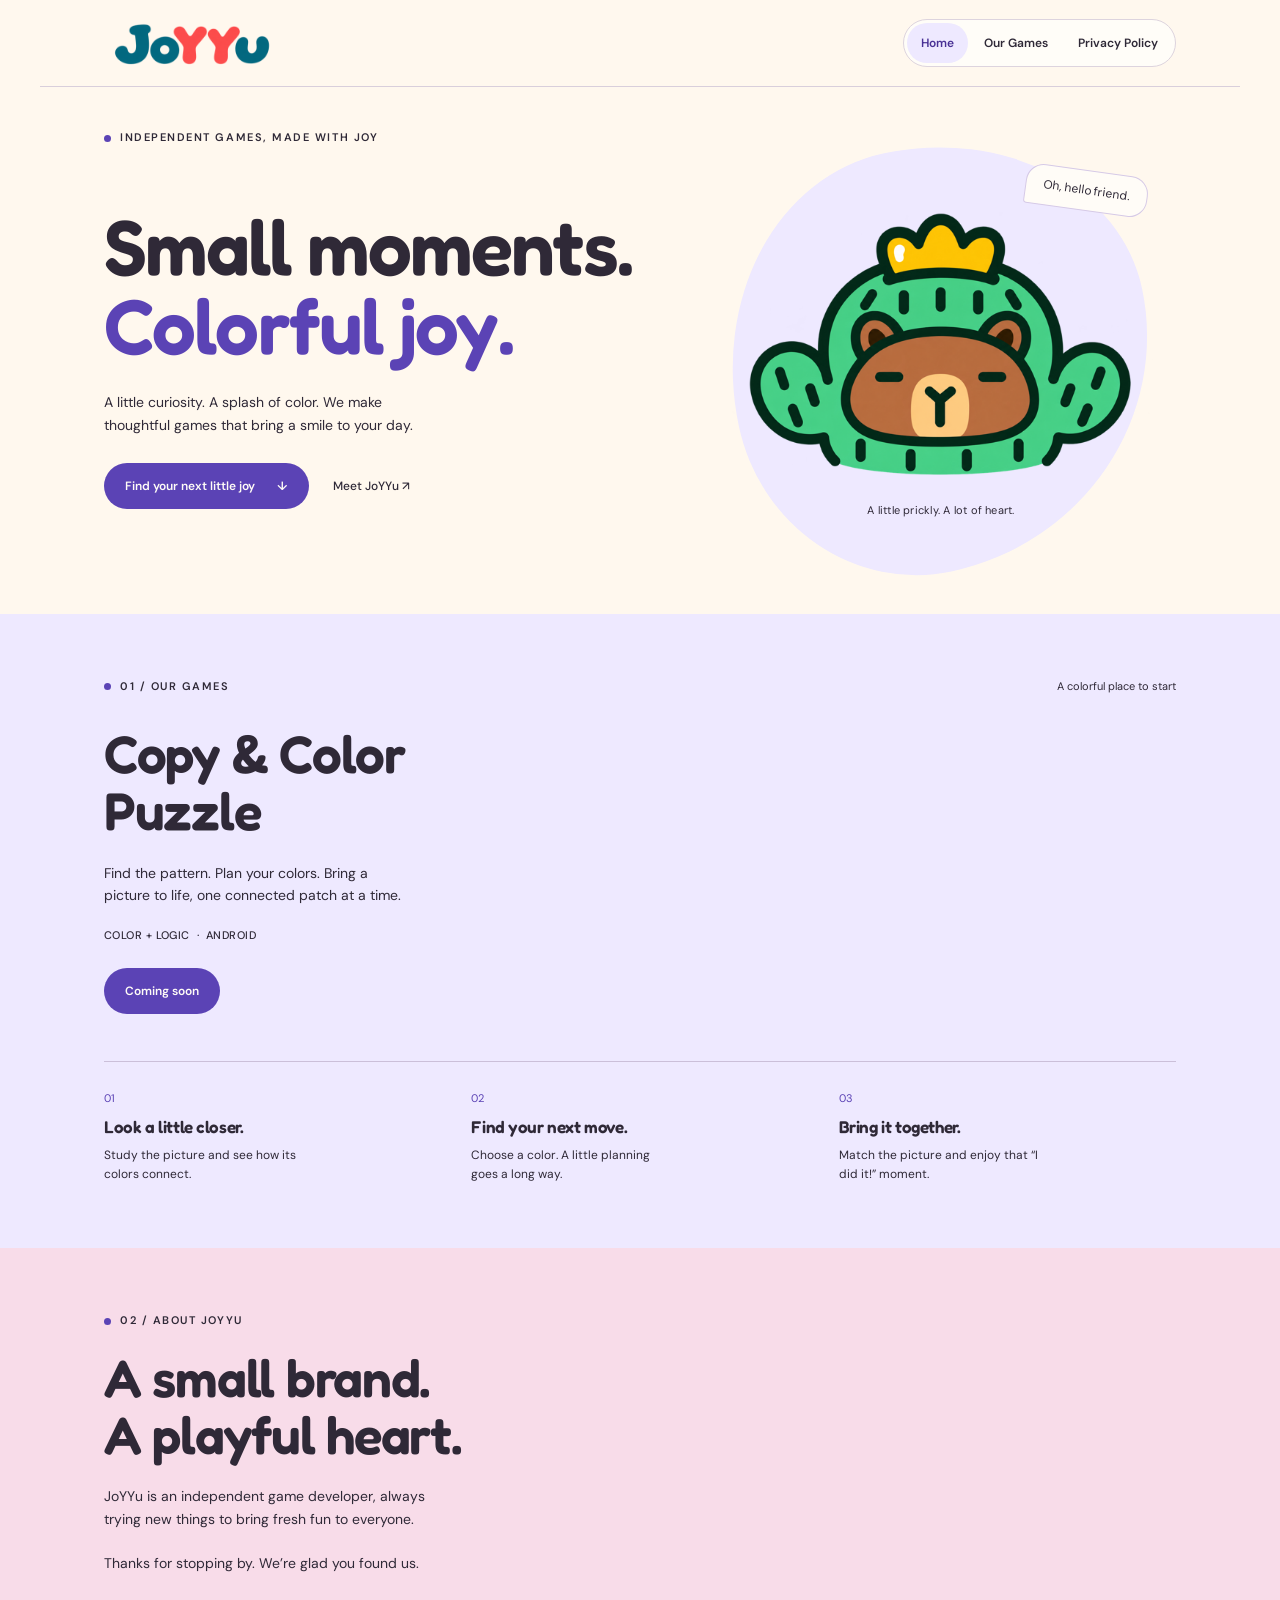
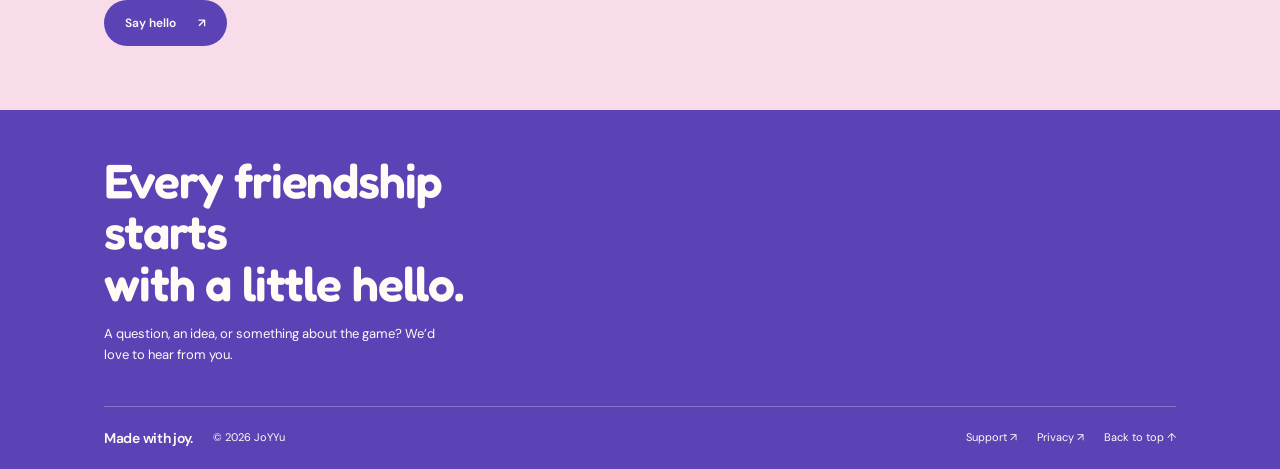
<file: index.html>
<!doctype html>
<html lang="en">
<head>
  <meta charset="utf-8">
  <meta name="viewport" content="width=device-width, initial-scale=1">
  <meta name="description" content="JoYYu is an independent game developer, always trying new things to bring fresh fun to everyone. Copy &amp; Color Puzzle is coming soon.">
  <meta name="theme-color" content="#FFF8EE">
  <title>JoYYu — Small moments. Colorful joy.</title>
  <link rel="icon" href="assets/game-icon.png" type="image/png">
  <link rel="stylesheet" href="homepage.css">
  <script src="homepage.js" defer></script>
</head>
<body>
<a class="skip-link" href="#main">Skip to content</a>
<div id="joyyu-block-home" lang="en" aria-label="JoYYu homepage, grouped by color">

<header class="j-inner j-nav" id="jb-top"><div class="j-brand-group"><a href="#jb-top" class="j-wordmark" aria-label="JoYYu home"><img src="assets/joyyu-wordmark.png" width="440" height="147" alt="JoYYu"></a></div><nav aria-label="Main navigation"><a href="#jb-top" aria-current="location">Home</a><a href="#jb-game">Our Games</a><a href="copy-color-puzzle/privacy/">Privacy Policy</a></nav></header>
<main id="main">
<section class="j-inner j-hero" aria-labelledby="jb-title"><div class="j-eyebrow"><span class="j-dot"></span>Independent games, made with joy</div><div class="j-hero-grid"><div><h1 id="jb-title">Small moments.<br><em>Colorful joy.</em></h1><p class="j-hero-copy">A little curiosity. A splash of color. We make thoughtful games that bring a smile to your day.</p><div class="j-actions"><a href="#jb-game" class="j-action">Find your next little joy <span aria-hidden="true">↓</span></a><a href="#jb-about" class="j-textlink">Meet JoYYu ↗</a></div></div><figure class="j-mascot"><span class="j-greeting">Oh, hello friend.</span><img src="assets/joyyu-bear.png" alt="JoYYu’s crowned bear wearing a green cactus costume"><figcaption>A little prickly. A lot of heart.</figcaption></figure></div></section>
<section id="jb-game" class="j-gameband" aria-labelledby="jb-game-title"><div class="j-inner"><div class="j-bandtop"><div class="j-eyebrow"><span class="j-dot"></span>01 / Our Games</div><span class="j-small">A colorful place to start</span></div><div class="j-gamegrid"><div class="j-gamecopy"><h2 id="jb-game-title">Copy &amp; Color<br>Puzzle</h2><p>Find the pattern. Plan your colors. Bring a picture to life, one connected patch at a time.</p><div class="j-meta">COLOR + LOGIC &nbsp;·&nbsp; ANDROID</div><span class="j-action" role="status">Coming soon</span></div></div><div class="j-steps"><div><span class="j-stepnumber">01</span><h3>Look a little closer.</h3><p>Study the picture and see how its colors connect.</p></div><div><span class="j-stepnumber">02</span><h3>Find your next move.</h3><p>Choose a color. A little planning goes a long way.</p></div><div><span class="j-stepnumber">03</span><h3>Bring it together.</h3><p>Match the picture and enjoy that “I did it!” moment.</p></div></div></div></section>
<section id="jb-about" class="j-aboutband" aria-labelledby="jb-about-title"><div class="j-inner"><div class="j-eyebrow"><span class="j-dot"></span>02 / About JoYYu</div><div class="j-aboutgrid"><div class="j-aboutcopy"><h2 id="jb-about-title">A small brand.<br>A playful heart.</h2><p>JoYYu is an independent game developer, always trying new things to bring fresh fun to everyone.</p><p>Thanks for stopping by. We’re glad you found us.</p><div class="j-actions"><button type="button" class="j-action cursor-interaction" data-contact>Say hello <span aria-hidden="true">↗</span></button></div></div></div></div></section>
<section id="jb-contact" class="j-contactband" aria-labelledby="jb-contact-title"><div class="j-inner"><div class="j-contact"><div><h2 id="jb-contact-title">Every friendship starts<br>with a little hello.</h2><p>A question, an idea, or something about the game? We’d love to hear from you.</p></div></div><footer><div><span class="j-mini-brand">Made with joy.</span><span>© 2026 JoYYu</span></div><div><a href="support/">Support ↗</a><a href="copy-color-puzzle/privacy/">Privacy ↗</a><a href="#jb-top">Back to top ↑</a></div></footer></div></section>
</main>
<dialog data-contact-dialog aria-labelledby="jb-contact-dialog-title"><h2 id="jb-contact-dialog-title">Hello, friend.</h2><p>For game support, questions, and little hellos, you can reach us here.</p><a class="j-email" href="mailto:joyyusupport@gmail.com">joyyusupport@gmail.com ↗</a><form method="dialog"><button class="j-action cursor-interaction">Back to JoYYu</button></form></dialog>

</div>
</body>
</html>
</file>
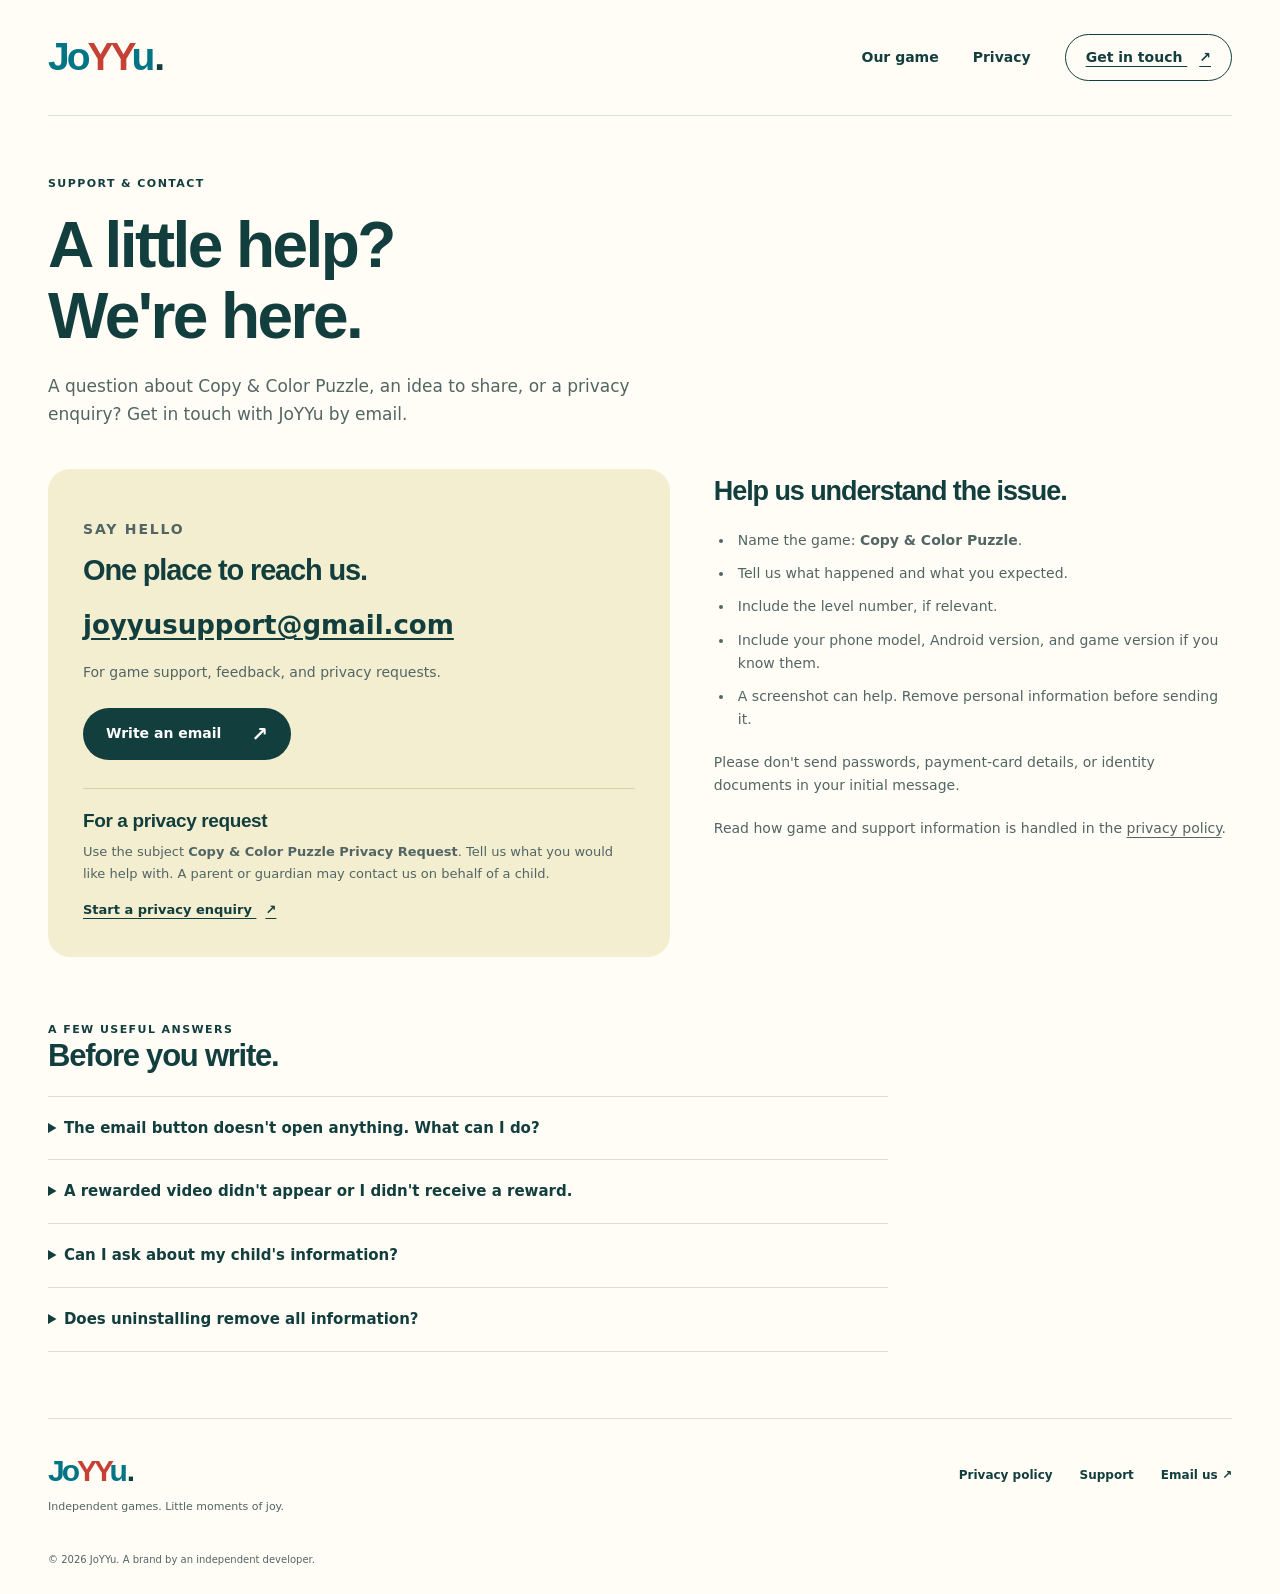
<file: support/index.html>
<!doctype html>
<html lang="en">
<head>
  <meta charset="utf-8">
  <meta name="viewport" content="width=device-width, initial-scale=1">
  <meta name="description" content="Contact JoYYu for Copy &amp; Color Puzzle game support, feedback, and privacy enquiries.">
  <meta name="theme-color" content="#fffdf6">
  <title>Support &amp; contact — JoYYu</title>
  <link rel="icon" href="../assets/game-icon.png" type="image/png">
  <link rel="stylesheet" href="../styles.css">
</head>
<body>
  <a class="skip-link" href="#main">Skip to content</a>
  <div class="site-shell">
    <header class="site-header">
      <a class="wordmark" href="../" aria-label="JoYYu home">Jo<span>YY</span>u<span class="logo-dot" aria-hidden="true">.</span></a>
      <nav aria-label="Main navigation"><a href="../#jb-game">Our game</a><a href="../copy-color-puzzle/privacy/">Privacy</a><a class="nav-contact" href="./" aria-current="page">Get in touch <span aria-hidden="true">↗</span></a></nav>
    </header>
    <main id="main">
      <div class="page-heading"><p class="eyebrow">Support &amp; contact</p><h1>A little help?<br>We're here.</h1><p class="intro">A question about Copy &amp; Color Puzzle, an idea to share, or a privacy enquiry? Get in touch with JoYYu by email.</p></div>
      <div class="support-layout">
        <section class="contact-panel" aria-labelledby="contact-title">
          <p class="eyebrow">Say hello</p><h2 id="contact-title">One place to reach us.</h2>
          <a class="email-address" href="mailto:joyyusupport@gmail.com">joyyusupport@gmail.com</a>
          <p>For game support, feedback, and privacy requests.</p>
          <a class="button button-dark" href="mailto:joyyusupport@gmail.com?subject=Copy%20%26%20Color%20Puzzle%20Support">Write an email <span aria-hidden="true">↗</span></a>
          <div class="request-note"><h3>For a privacy request</h3><p>Use the subject <strong>Copy &amp; Color Puzzle Privacy Request</strong>. Tell us what you would like help with. A parent or guardian may contact us on behalf of a child.</p><a class="text-link" href="mailto:joyyusupport@gmail.com?subject=Copy%20%26%20Color%20Puzzle%20Privacy%20Request">Start a privacy enquiry <span aria-hidden="true">↗</span></a></div>
        </section>
        <section class="support-details" aria-labelledby="include-title"><h2 id="include-title">Help us understand the issue.</h2><ul><li>Name the game: <strong>Copy &amp; Color Puzzle</strong>.</li><li>Tell us what happened and what you expected.</li><li>Include the level number, if relevant.</li><li>Include your phone model, Android version, and game version if you know them.</li><li>A screenshot can help. Remove personal information before sending it.</li></ul><p>Please don't send passwords, payment-card details, or identity documents in your initial message.</p><p>Read how game and support information is handled in the <a href="../copy-color-puzzle/privacy/">privacy policy</a>.</p></section>
      </div>
      <section class="faq-section" aria-labelledby="faq-title"><p class="eyebrow">A few useful answers</p><h2 id="faq-title">Before you write.</h2>
        <details><summary>The email button doesn't open anything. What can I do?</summary><p>The button opens your device's email app. You can also open Gmail or another email service and send a message directly to <strong>joyyusupport@gmail.com</strong>.</p></details>
        <details><summary>A rewarded video didn't appear or I didn't receive a reward.</summary><p>Tell us the game version, approximately when it happened, and whether the video started or finished. Include any message the game displayed. Please don't click advertisements repeatedly to test them.</p></details>
        <details><summary>Can I ask about my child's information?</summary><p>Yes. A parent or guardian may email us with a privacy enquiry on behalf of a child. Describe your concern without including unnecessary personal information. We may need to verify a request before acting on it.</p></details>
        <details><summary>Does uninstalling remove all information?</summary><p>Clearing app storage or uninstalling removes locally stored game information. It does not automatically delete information already held by analytics or advertising providers. See the <a href="../copy-color-puzzle/privacy/#section-8">retention and deletion section</a> for more information.</p></details>
      </section>
    </main>
    <footer class="site-footer"><div><a class="wordmark footer-wordmark" href="../" aria-label="JoYYu home">Jo<span>YY</span>u<span class="logo-dot" aria-hidden="true">.</span></a><p>Independent games. Little moments of joy.</p></div><div class="footer-links"><a href="../copy-color-puzzle/privacy/">Privacy policy</a><a href="./" aria-current="page">Support</a><a href="mailto:joyyusupport@gmail.com">Email us <span aria-hidden="true">↗</span></a></div><p class="copyright">© 2026 JoYYu. A brand by an independent developer.</p></footer>
  </div>
</body>
</html>
</file>
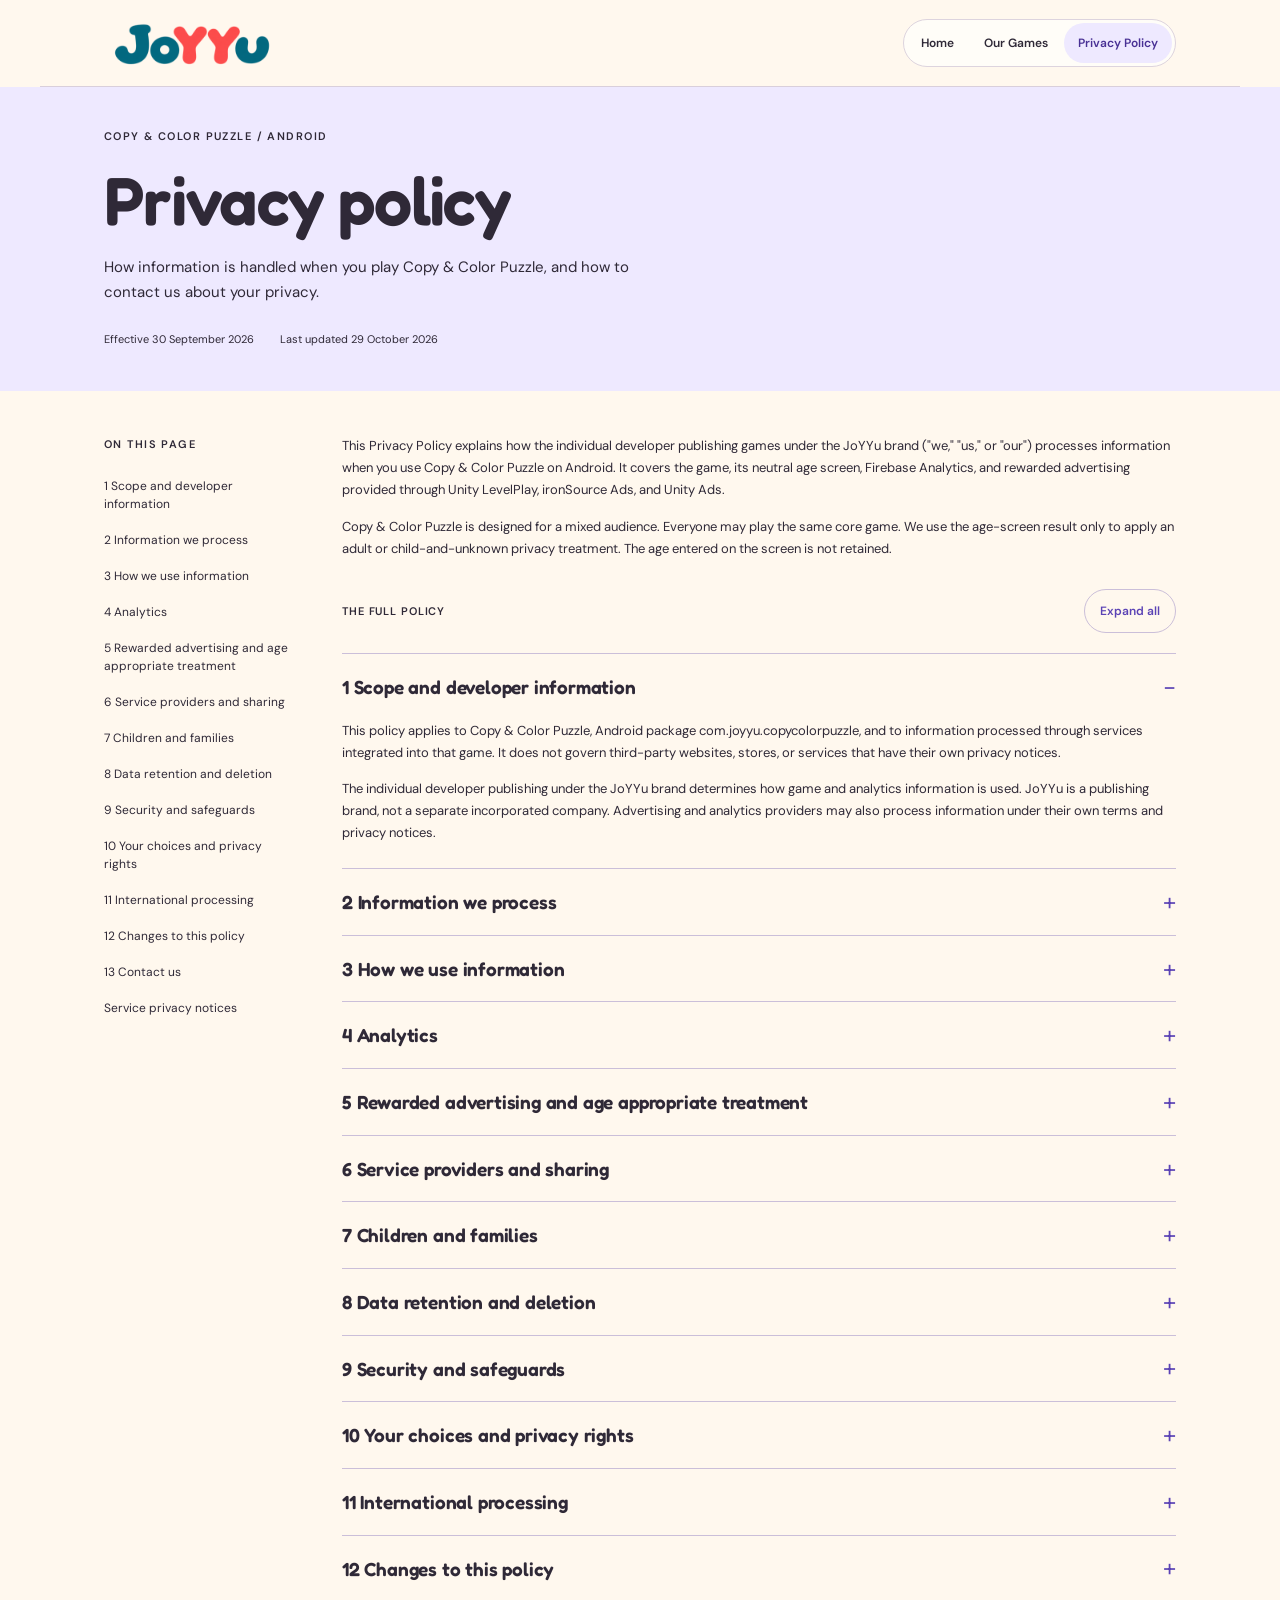
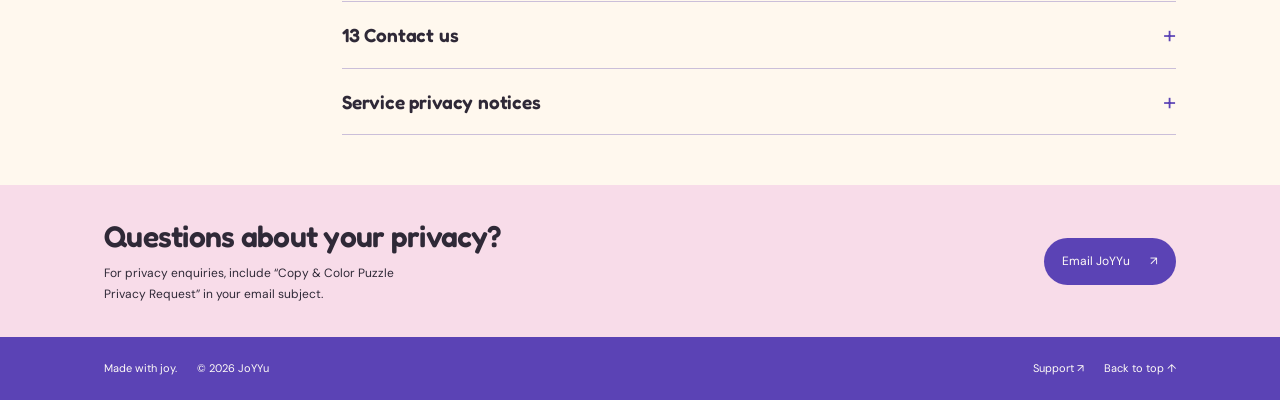
<file: copy-color-puzzle/privacy/index.html>
<!doctype html>
<html lang="en">
<head>
  <meta charset="utf-8">
  <meta name="viewport" content="width=device-width, initial-scale=1">
  <meta name="description" content="Privacy policy for Copy &amp; Color Puzzle by JoYYu, including analytics, age treatment, rewarded advertising, and privacy enquiries.">
  <meta name="theme-color" content="#FFF8EE">
  <title>Privacy policy — Copy &amp; Color Puzzle — JoYYu</title>
  <link rel="icon" href="../../assets/game-icon.png" type="image/png">
  <link rel="stylesheet" href="../../privacy.css">
  <script src="../../privacy.js" defer></script>
</head>
<body>
<a class="skip-link" href="#main">Skip to content</a>
<div id="joyyu-privacy" lang="en" aria-label="JoYYu privacy policy page mockup">

<header class="pp-inner j-nav" id="pp-top"><div class="j-brand-group"><a href="../../" class="j-wordmark" aria-label="JoYYu home"><img src="../../assets/joyyu-wordmark.png" width="440" height="147" alt="JoYYu"></a></div><nav aria-label="Main navigation"><a href="../../">Home</a><a href="../../#jb-game">Our Games</a><a href="#pp-top" aria-current="page">Privacy Policy</a></nav></header>
<main id="main">
<section class="pp-hero"><div class="pp-inner"><div class="pp-eyebrow">Copy &amp; Color Puzzle / Android</div><h1>Privacy policy</h1><p>How information is handled when you play Copy &amp; Color Puzzle, and how to contact us about your privacy.</p><div class="pp-meta"><span>Effective <time datetime="2026-09-30">30 September 2026</time></span><span>Last updated <time datetime="2026-10-29">29 October 2026</time></span></div></div></section>
<div class="pp-inner pp-layout"><aside class="pp-toc"><nav aria-label="On this page"><div class="pp-eyebrow">On this page</div><ol><li><a href="#section-1">1 Scope and developer information</a></li>
<li><a href="#section-2">2 Information we process</a></li>
<li><a href="#section-3">3 How we use information</a></li>
<li><a href="#section-4">4 Analytics</a></li>
<li><a href="#section-5">5 Rewarded advertising and age appropriate treatment</a></li>
<li><a href="#section-6">6 Service providers and sharing</a></li>
<li><a href="#section-7">7 Children and families</a></li>
<li><a href="#section-8">8 Data retention and deletion</a></li>
<li><a href="#section-9">9 Security and safeguards</a></li>
<li><a href="#section-10">10 Your choices and privacy rights</a></li>
<li><a href="#section-11">11 International processing</a></li>
<li><a href="#section-12">12 Changes to this policy</a></li>
<li><a href="#section-13">13 Contact us</a></li>
<li><a href="#service-privacy-notices">Service privacy notices</a></li></ol></nav></aside><article aria-label="Copy & Color Puzzle privacy policy"><div class="pp-introduction"><p>This Privacy Policy explains how the individual developer publishing games under the JoYYu brand (&quot;we,&quot; &quot;us,&quot; or &quot;our&quot;) processes information when you use Copy &amp; Color Puzzle on Android. It covers the game, its neutral age screen, Firebase Analytics, and rewarded advertising provided through Unity LevelPlay, ironSource Ads, and Unity Ads.</p>
<p>Copy &amp; Color Puzzle is designed for a mixed audience. Everyone may play the same core game. We use the age-screen result only to apply an adult or child-and-unknown privacy treatment. The age entered on the screen is not retained.</p></div><div class="pp-controls"><span>The full policy</span><button type="button" class="cursor-interaction" data-toggle-all aria-expanded="false">Expand all</button></div><div data-policy-sections><details id="section-1" open><summary class="cursor-interaction">1 Scope and developer information</summary><div class="pp-sectionbody"><p>This policy applies to Copy &amp; Color Puzzle, Android package com.joyyu.copycolorpuzzle, and to information processed through services integrated into that game. It does not govern third-party websites, stores, or services that have their own privacy notices.</p>
<p>The individual developer publishing under the JoYYu brand determines how game and analytics information is used. JoYYu is a publishing brand, not a separate incorporated company. Advertising and analytics providers may also process information under their own terms and privacy notices.</p></div></details>
<details id="section-2"><summary class="cursor-interaction">2 Information we process</summary><div class="pp-sectionbody"><h3 id="section-2-1">2.1 Age screen information</h3>
<p>The age screen asks the player to select an age from 1 to 18 or older. Copy &amp; Color Puzzle uses the selection to determine whether to apply confirmed-adult treatment or child-and-unknown treatment. We do not save the exact age or a birth date. The game saves only the resulting treatment category in local app storage on the device. If an age is not confirmed, the game applies child-and-unknown treatment.</p>
<h3 id="section-2-2">2.2 Game and device information</h3>
<p>Depending on how the game and integrated services operate, information may include:</p>
<ul>
<li>game progress, level results, tutorial state, feature use, language choice, and locally saved settings;</li>
<li>app opens, screen views, session duration, gameplay events, rewarded-ad requests, ad-load results, impressions, and reward outcomes;</li>
<li>app version, package name, device model, operating-system version, language, time zone, network type, and general diagnostic information;</li>
<li>online identifiers such as an app-instance identifier, App Set ID, installation identifier, IP address, and, for eligible adult users where permitted, an advertising identifier; and</li>
<li>approximate location inferred from an IP address or device network information. Copy &amp; Color Puzzle does not request precise location permission.</li>
</ul>
<h3 id="section-2-3">2.3 Information you provide</h3>
<p>The current game does not require an account and does not ask players to provide a name, email address, phone number, precise location, contacts, photos, microphone recordings, or payment-card details. If you contact us for support or a privacy request, we process the contact details and message you choose to provide.</p></div></details>
<details id="section-3"><summary class="cursor-interaction">3 How we use information</summary><div class="pp-sectionbody"><p>We use information for the following purposes:</p>
<ul>
<li>provide, maintain, localize, and improve Copy &amp; Color Puzzle;</li>
<li>save progress and preferences on the device;</li>
<li>understand game performance, feature use, and player progression;</li>
<li>load and display optional rewarded advertisements and provide the promised in-game reward after completion;</li>
<li>apply age-appropriate advertising and privacy settings;</li>
<li>detect invalid traffic, fraud, abuse, security incidents, and technical failures;</li>
<li>comply with legal obligations and enforce applicable policies; and</li>
<li>respond to support and privacy enquiries.</li>
</ul></div></details>
<details id="section-4"><summary class="cursor-interaction">4 Analytics</summary><div class="pp-sectionbody"><p>Copy &amp; Color Puzzle uses Google Analytics for Firebase to measure app usage and improve the game. Analytics may process app-instance identifiers, device and app information, coarse geographic information, and events such as app opens, level starts and completions, tutorial progress, feature use, and rewarded-ad outcomes.</p>
<p>The game configures Firebase Analytics with advertising storage, advertising user data, and advertising personalization consent denied. Analytics storage remains enabled for measurement. We do not send the exact age selected on the age screen to Firebase Analytics.</p></div></details>
<details id="section-5"><summary class="cursor-interaction">5 Rewarded advertising and age appropriate treatment</summary><div class="pp-sectionbody"><p>Players may voluntarily request a rewarded video to receive an in-game recovery resource, such as an eraser. Ads are mediated through Unity LevelPlay and may be supplied by ironSource Ads or Unity Ads. These services may process device, app, network, ad-interaction, and fraud-prevention information to request, deliver, measure, and secure advertisements.</p>
<p>For players treated as children or whose age is unknown, the game sends child-directed and family settings before advertising initializes, opts out of device-identifier use through the mediation configuration, and requests non-personalized, age-appropriate advertising. For confirmed adults, advertising providers may use eligible identifiers to select or measure ads where permitted by law, device settings, provider settings, and applicable consent.</p>
<p>We use versions of ironSource and Unity Ads that are listed in Google Play&#x27;s Families Self-Certified Ads SDK Program. Certification status and platform requirements can change, so the integrated versions and configuration are reviewed when the game is updated.</p></div></details>
<details id="section-6"><summary class="cursor-interaction">6 Service providers and sharing</summary><div class="pp-sectionbody"><p>We share information only as needed to operate the game, provide analytics and advertising, protect users and services, comply with law, or complete a business reorganization. The main service providers currently integrated into Copy &amp; Color Puzzle are listed below.</p>
<div class="table-scroll" role="region" aria-label="Service providers table, scroll horizontally on small screens"><table><caption>Services integrated into Copy &amp; Color Puzzle</caption>
<thead><tr>
<th scope="col">Provider</th>
<th scope="col">Purpose</th>
<th scope="col">Examples of information</th>
</tr></thead><tbody>
<tr>
<td>Google LLC<br>Firebase Analytics</td>
<td>Product analytics and app measurement</td>
<td>App-instance identifiers, device and app information, approximate location, and gameplay or app events</td>
</tr>
<tr>
<td>Unity Technologies<br>Unity LevelPlay and Unity Ads</td>
<td>Ad mediation, rewarded ads, measurement, security, and fraud prevention</td>
<td>Device, app, network, advertising, interaction, and diagnostic information</td>
</tr>
<tr>
<td>ironSource Ads</td>
<td>Rewarded-ad demand, measurement, security, and fraud prevention</td>
<td>Device, app, network, advertising, interaction, and diagnostic information</td>
</tr>
<tr>
<td>Google Play services</td>
<td>Android platform services and privacy-preserving app identification</td>
<td>App and device information and an App Set ID where applicable</td>
</tr>
</tbody></table></div>
<p>We may also disclose information when required by law, to protect rights or safety, to investigate fraud or abuse, or as part of a merger, acquisition, financing, or transfer of assets. We do not sell personal information for money. Advertising disclosures may qualify as sharing or targeted advertising under some privacy laws, and eligible users may have a right to opt out.</p></div></details>
<details id="section-7"><summary class="cursor-interaction">7 Children and families</summary><div class="pp-sectionbody"><p>Copy &amp; Color Puzzle is a mixed-audience game and does not exclude children from the core experience. The age screen is intended to be neutral and is used to apply additional protections to children and users of unknown age. We do not knowingly ask children to submit direct identifiers such as a name, email address, phone number, or precise location.</p>
<p>If a parent or guardian believes that a child provided personal information directly to us or that information was processed inconsistently with this policy, the parent or guardian may contact us as described below. We will review the request and take appropriate action, which may include deletion where required.</p></div></details>
<details id="section-8"><summary class="cursor-interaction">8 Data retention and deletion</summary><div class="pp-sectionbody"><p>The locally stored audience-treatment choice, game progress, and preferences remain on the device until the player resets the relevant setting, clears the app&#x27;s storage, or uninstalls the game. We retain support correspondence only as long as reasonably necessary to respond, resolve disputes, protect security, and meet legal obligations.</p>
<p>Analytics and advertising providers retain information according to their own settings, policies, and legal obligations. We retain or instruct providers to retain information only for as long as reasonably necessary for the purposes described in this policy. Aggregated or de-identified information may be retained when it can no longer reasonably identify a person.</p></div></details>
<details id="section-9"><summary class="cursor-interaction">9 Security and safeguards</summary><div class="pp-sectionbody"><p>We use reasonable administrative and technical safeguards appropriate to the information we process. Integrated providers state that covered data is encrypted in transit. No security method is completely reliable, and we cannot guarantee absolute security.</p></div></details>
<details id="section-10"><summary class="cursor-interaction">10 Your choices and privacy rights</summary><div class="pp-sectionbody"><p>Depending on your location, you may have rights to:</p>
<ul>
<li>request access to or a copy of personal information associated with you;</li>
<li>request correction or deletion;</li>
<li>object to or restrict certain processing;</li>
<li>withdraw consent where processing relies on consent;</li>
<li>opt out of targeted advertising, sale, or sharing where applicable; and</li>
<li>appeal a decision or complain to a data-protection authority.</li>
</ul>
<p>You can delete locally stored game information by clearing Copy &amp; Color Puzzle&#x27;s app data or uninstalling the game. Android privacy and advertising settings may also allow you to reset or limit advertising identifiers. Unity Ads may provide a privacy icon inside an ad through which eligible users can view choices or request provider-level deletion.</p>
<p>To submit a privacy request, email <a href="mailto:joyyusupport@gmail.com">joyyusupport@gmail.com</a> and include &#x27;Copy &amp; Color Puzzle Privacy Request&#x27; in the subject. A parent or guardian may submit a request on behalf of a child. We may need to verify the request before acting on it.</p></div></details>
<details id="section-11"><summary class="cursor-interaction">11 International processing</summary><div class="pp-sectionbody"><p>Service providers may process information in countries other than the country where a player lives. Those countries may have different data-protection laws. Where required, providers and we use legally recognized safeguards for international transfers.</p></div></details>
<details id="section-12"><summary class="cursor-interaction">12 Changes to this policy</summary><div class="pp-sectionbody"><p>We may update this policy when the game, integrated services, or legal requirements change. The latest version will identify its effective date. If a change materially affects how information is processed, we will provide additional notice where required.</p></div></details>
<details id="section-13"><summary class="cursor-interaction">13 Contact us</summary><div class="pp-sectionbody"><p>Developer brand: JoYYu<br>Application: Copy &amp; Color Puzzle<br>Support and privacy email: <a href="mailto:joyyusupport@gmail.com">joyyusupport@gmail.com</a><br>For privacy enquiries, include &#x27;Copy &amp; Color Puzzle Privacy Request&#x27; in the subject.</p></div></details>
<details id="service-privacy-notices"><summary class="cursor-interaction">Service privacy notices</summary><div class="pp-sectionbody"><ul>
<li><a href="https://policies.google.com/privacy">Google Privacy Policy</a></li>
<li><a href="https://firebase.google.com/support/privacy">Firebase Privacy and Security</a></li>
<li><a href="https://unity.com/legal/game-player-and-app-user-privacy-policy">Unity Game Player and App User Privacy Policy</a></li>
<li><a href="https://docs.unity.com/en-us/grow/ads/privacy">Unity Ads Privacy Information</a></li>
<li><a href="https://support.google.com/googleplay/android-developer/answer/9893335">Google Play Families Policy</a></li>
</ul></div></details></div></article></div>
<section class="pp-contact"><div class="pp-inner"><div><h2>Questions about your privacy?</h2><p>For privacy enquiries, include “Copy &amp; Color Puzzle Privacy Request” in your email subject.</p></div><a href="mailto:joyyusupport@gmail.com?subject=Copy%20%26%20Color%20Puzzle%20Privacy%20Request">Email JoYYu <span aria-hidden="true">↗</span></a></div></section>
</main>
<footer><div class="pp-inner"><div><span>Made with joy.</span><span>© 2026 JoYYu</span></div><div><a href="../../support/">Support ↗</a><a href="#pp-top">Back to top ↑</a></div></div></footer>

</div>
</body>
</html>
</file>
<file: homepage.css>
@import url('https://fonts.googleapis.com/css2?family=DM+Sans:wght@400;500;600;700;800&display=swap');
#joyyu-block-home{--j-paper:#FFF8EE;--j-lavender:#EEE9FF;--j-blush:#F8DCE9;--j-violet:#5B43B5;--j-ink:#2F2937;--j-cyan:#20D9F3;--j-space:64px;color-scheme:light;background:var(--j-paper);color:var(--j-ink);font:15px/1.6 'DM Sans',sans-serif;overflow:hidden}
#joyyu-block-home *{box-sizing:border-box}
#joyyu-block-home h1,#joyyu-block-home h2,#joyyu-block-home h3,#joyyu-block-home p,#joyyu-block-home figure{margin:0}
#joyyu-block-home a{color:inherit;text-decoration:none}
#joyyu-block-home a:hover{text-decoration:underline;text-underline-offset:5px}
#joyyu-block-home button{font:inherit}
#joyyu-block-home .j-inner{width:100%;max-width:1200px;margin:auto;padding-inline:clamp(24px,6vw,64px)}
#joyyu-block-home .j-nav{display:flex;align-items:center;justify-content:space-between;gap:20px;padding-block:22px}
#joyyu-block-home .j-wordmark{display:block;width:116px;flex-shrink:0}
#joyyu-block-home .j-wordmark img{width:100%;height:auto;display:block}
#joyyu-block-home .j-nav nav{display:flex;align-items:center;gap:26px;font-size:12px;font-weight:500}
#joyyu-block-home .j-nav .j-hello-link{border:1px solid var(--j-ink);border-radius:40px;padding:9px 16px}
#joyyu-block-home .j-hero{padding-block:48px var(--j-space);position:relative}
#joyyu-block-home .j-eyebrow{font-size:11px;letter-spacing:.14em;text-transform:uppercase;font-weight:600;display:flex;align-items:center;gap:9px;margin-bottom:19px}
#joyyu-block-home .j-dot{display:inline-block;width:7px;height:7px;border-radius:50%;background:var(--j-violet);flex-shrink:0}
#joyyu-block-home .j-hero-grid{display:grid;grid-template-columns:1.25fr 1fr;gap:14px;align-items:center}
#joyyu-block-home h1{font:700 clamp(43px,7.2vw,78px)/1.02 'DM Sans',sans-serif;letter-spacing:-.065em;position:relative;z-index:1}
#joyyu-block-home h1 em{font-style:normal;color:var(--j-violet)}
#joyyu-block-home .j-hero-copy{max-width:330px;margin-top:25px;font-size:14px;line-height:1.7}
#joyyu-block-home .j-actions{display:flex;align-items:center;gap:24px;flex-wrap:wrap;margin-top:25px}
#joyyu-block-home .j-action{min-height:46px;display:inline-flex;align-items:center;gap:22px;padding:13px 21px;border-radius:50px;background:var(--j-violet);color:#FFFCF7;font:600 12px/1.5 'DM Sans',sans-serif;border:0;text-decoration:none}
#joyyu-block-home .j-action:hover{filter:brightness(1.1);text-decoration:none}
#joyyu-block-home .j-textlink{font-size:12px;font-weight:500;min-height:44px;display:inline-flex;align-items:center}
#joyyu-block-home .j-mascot{position:relative;align-self:center;display:grid;place-items:center;min-width:0;padding-block:30px}
#joyyu-block-home .j-mascot::before{content:'';position:absolute;background:var(--j-lavender);width:90%;aspect-ratio:1;border-radius:47% 53% 58% 42% / 56% 44% 56% 44%;transform:rotate(-12deg)}
#joyyu-block-home .j-mascot img{width:115%;max-width:440px;height:auto;position:relative;z-index:1;display:block}
#joyyu-block-home .j-greeting{position:absolute;top:1%;right:6%;z-index:2;font-size:12px;background:#FFFCF7;padding:10px 17px;border-radius:18px 18px 18px 3px;transform:rotate(8deg);border:1px solid #d6cae7}
#joyyu-block-home .j-mascot figcaption{position:relative;z-index:2;font-size:11px;margin-top:13px;letter-spacing:.02em}
#joyyu-block-home .j-gameband{background:var(--j-lavender);padding-block:var(--j-space);position:relative}
#joyyu-block-home .j-bandtop{display:flex;align-items:center;justify-content:space-between;gap:18px;margin-bottom:29px}
#joyyu-block-home .j-bandtop .j-eyebrow{margin:0}
#joyyu-block-home .j-small{font-size:11px}
#joyyu-block-home .j-gamegrid{display:grid;grid-template-columns:1fr 1.15fr;gap:40px;align-items:center}
#joyyu-block-home h2{font:600 clamp(32px,4.8vw,53px)/1.08 'DM Sans',sans-serif;letter-spacing:-.05em}
#joyyu-block-home .j-gamecopy>p{font-size:14px;max-width:30ch;margin-top:23px}
#joyyu-block-home .j-meta{margin-top:20px;font-size:11px;font-weight:500;letter-spacing:.04em}
#joyyu-block-home .j-gamecopy .j-action{margin-top:24px}
#joyyu-block-home .j-screens{display:flex;align-items:center;justify-content:center;gap:16px;padding:6px 8px 16px;position:relative}
#joyyu-block-home .j-screen{width:44%;max-width:177px;min-width:0;border-radius:24px;border:5px solid #FFFCF7;background:#FFFCF7;box-shadow:0 12px 22px #5b43b51a;overflow:hidden}
#joyyu-block-home .j-screen:first-child{transform:rotate(-7deg) translateY(11px)}
#joyyu-block-home .j-screen:last-child{transform:rotate(5deg) translateY(-7px)}
#joyyu-block-home .j-screen img{width:100%;height:auto;display:block}
#joyyu-block-home .j-steps{display:grid;grid-template-columns:repeat(3,1fr);gap:30px;margin-top:47px;padding-top:28px;border-top:1px solid #CBBFD9}
#joyyu-block-home .j-stepnumber{font-size:11px;color:var(--j-violet);display:block;margin-bottom:8px}
#joyyu-block-home h3{font-size:17px;line-height:1.3;letter-spacing:-.02em;font-weight:600;margin-bottom:8px}
#joyyu-block-home .j-steps p{font-size:12px;max-width:25ch}
#joyyu-block-home .j-aboutband{background:var(--j-blush);padding-block:var(--j-space)}
#joyyu-block-home .j-aboutgrid{display:grid;grid-template-columns:1fr 1fr;gap:70px;align-items:start}
#joyyu-block-home .j-aboutcopy p{font-size:14px;max-width:34ch;margin-top:22px}
#joyyu-block-home .j-principle{display:grid;grid-template-columns:28px 1fr;gap:12px;padding-block:20px;border-top:1px solid #ceafc5}
#joyyu-block-home .j-principle:first-child{padding-top:0;border-top:0}
#joyyu-block-home .j-principle>span{font-size:11px;padding-top:4px}
#joyyu-block-home .j-principle p{font-size:12px;max-width:30ch}
#joyyu-block-home .j-contactband{background:var(--j-violet);color:#FFFCF7;padding-top:45px}
#joyyu-block-home .j-contact{display:flex;justify-content:space-between;align-items:center;gap:26px;padding-bottom:40px}
#joyyu-block-home .j-contact h2{font-size:clamp(32px,4.7vw,48px);max-width:15ch}
#joyyu-block-home .j-contact p{font-size:13px;margin-top:14px;max-width:37ch}
#joyyu-block-home .j-contact .j-action{background:var(--j-paper);color:var(--j-violet);flex-shrink:0}
#joyyu-block-home footer{border-top:1px solid #ffffff42;display:flex;gap:22px;justify-content:space-between;align-items:center;padding-block:20px;font-size:11px;flex-wrap:wrap}
#joyyu-block-home footer div{display:flex;gap:20px;align-items:center}
#joyyu-block-home .j-mini-brand{font-weight:600;font-size:14px;letter-spacing:-.02em}
#joyyu-block-home dialog{background:var(--j-paper);color:var(--j-ink);border:0;border-radius:24px;width:min(480px,calc(100% - 32px));padding:28px;box-shadow:0 20px 80px #2f29374d}
#joyyu-block-home dialog::backdrop{background:#2F293780}
#joyyu-block-home dialog h2{font-size:30px}
#joyyu-block-home dialog p{font-size:14px;margin-block:16px}
#joyyu-block-home dialog .j-action{margin-top:16px}
#joyyu-block-home .j-gallery{display:flex;gap:16px;justify-content:center}
#joyyu-block-home .j-gallery img{width:43%;height:auto;align-self:start;border-radius:14px}
#joyyu-block-home .j-email{font-weight:600;overflow-wrap:anywhere}
@media(max-width:600px){#joyyu-block-home{--j-space:42px}#joyyu-block-home .j-nav{padding-block:17px;gap:12px;flex-wrap:wrap}#joyyu-block-home .j-wordmark{width:94px}#joyyu-block-home .j-nav nav{gap:16px;font-size:11px}#joyyu-block-home .j-nav .j-hello-link{display:none}#joyyu-block-home .j-hero{padding-top:27px}#joyyu-block-home .j-hero-grid,#joyyu-block-home .j-gamegrid,#joyyu-block-home .j-aboutgrid{grid-template-columns:1fr;gap:28px}#joyyu-block-home h1{font-size:clamp(43px,9.8vw,60px)}#joyyu-block-home .j-mascot{width:75%;max-width:320px;margin:5px auto 10px}#joyyu-block-home .j-mascot img{width:105%}#joyyu-block-home .j-hero-copy{max-width:34ch}#joyyu-block-home .j-bandtop{align-items:start;flex-wrap:wrap}#joyyu-block-home .j-screens{max-width:350px;width:100%;margin:10px auto}#joyyu-block-home .j-steps{grid-template-columns:1fr;gap:22px;margin-top:25px;padding-top:23px}#joyyu-block-home .j-steps>div{display:grid;grid-template-columns:26px 1fr;column-gap:10px}#joyyu-block-home .j-stepnumber{grid-row:1/3;margin-top:3px}#joyyu-block-home .j-steps p{max-width:32ch}#joyyu-block-home .j-contact{align-items:start;flex-direction:column}#joyyu-block-home .j-aboutgrid{gap:35px}#joyyu-block-home footer{align-items:start}#joyyu-block-home footer div{flex-wrap:wrap;gap:14px}}
@font-face{font-family:'JoYYu Display';src:url(assets/fonts/fredoka-semibold.ttf) format('truetype');font-weight:600;font-display:swap}
#joyyu-block-home .j-nav{padding-block:14px;gap:14px;border-bottom:1px solid #d9cfdb}
#joyyu-block-home .j-brand-group{display:flex;align-items:center;gap:14px}
#joyyu-block-home .j-brand-group small{border-left:1px solid #c3b8c6;padding-left:14px;font:500 11px/1.35 system-ui,sans-serif}
#joyyu-block-home .j-nav nav{background:#fffdf8;border:1px solid #ddd4de;border-radius:40px;padding:3px;gap:2px}
#joyyu-block-home .j-nav nav a{border-radius:30px;padding:9px 14px;display:inline-flex;align-items:center;min-height:40px;font-weight:600}
#joyyu-block-home .j-nav nav a[aria-current]{background:#eee9ff;color:#493195}
#joyyu-block-home .j-nav .j-hello-link{display:inline-flex;align-items:center;min-height:44px;color:#fff;background:#493195;border:0;font-weight:600;font-size:12px}
#joyyu-block-home h1,#joyyu-block-home h2,#joyyu-block-home h3{font-family:'JoYYu Display',ui-rounded,sans-serif;font-weight:600;letter-spacing:-.024em}
#joyyu-block-home .j-hero{padding-top:42px}
@media(max-width:650px){#joyyu-block-home .j-nav{display:grid;grid-template-columns:1fr auto}#joyyu-block-home .j-nav nav{grid-row:2;grid-column:1/-1;justify-self:start}#joyyu-block-home .j-nav .j-hello-link{grid-column:2;grid-row:1}#joyyu-block-home .j-nav nav a{min-height:44px}}
#joyyu-block-home .j-nav{display:flex;flex-wrap:nowrap;align-items:center;justify-content:space-between}
#joyyu-block-home .j-nav .j-wordmark{width:176px}
#joyyu-block-home .j-nav nav{margin-left:auto;flex-shrink:0;grid-row:auto;grid-column:auto}
#joyyu-block-home .j-gamegrid{grid-template-columns:1fr}
@media(max-width:650px){
  #joyyu-block-home .j-nav .j-wordmark{width:140px}
}
@media(max-width:480px){
  #joyyu-block-home .j-nav{padding-inline:16px;gap:10px}
  #joyyu-block-home .j-nav .j-wordmark{width:112px}
  #joyyu-block-home .j-nav nav{display:grid;grid-template-columns:repeat(3,minmax(0,1fr));max-width:calc(100% - 122px);gap:0;flex-shrink:1}
  #joyyu-block-home .j-nav nav a{padding:6px;font-size:10px;line-height:1.3;min-height:44px;text-align:center;justify-content:center}
}

html { scroll-behavior: smooth; }
body { margin: 0; background: #FFF8EE; }
.skip-link { position: absolute; left: 16px; top: 8px; transform: translateY(-200%); background: #FFF8EE; color: #2F2937; padding: 12px; z-index: 10; }
.skip-link:focus { transform: translateY(0); }
@media (prefers-reduced-motion: reduce) { html { scroll-behavior: auto; } }
</file>
<file: styles.css>
/* Self-contained styles: no external fonts, trackers, or runtime dependencies. */
:root { --paper:#fffdf6; --ink:#123e3e; --muted:#526565; --line:#d8dfd5; --yellow:#ffe34f; --teal:#007586; --coral:#c54136; --lavender:#eeebfb; --white:#fff; }
* { box-sizing:border-box; }
html { scroll-behavior:smooth; scroll-padding-top:24px; }
body { margin:0; color:var(--ink); background:var(--paper); font-family: ui-sans-serif, system-ui, -apple-system, BlinkMacSystemFont, "Segoe UI", sans-serif; font-size:16px; line-height:1.65; -webkit-font-smoothing:antialiased; }
a { color:inherit; text-underline-offset:4px; }
a:hover { text-decoration-thickness:2px; }
a:focus-visible, summary:focus-visible { outline:3px solid var(--teal); outline-offset:5px; }
img { display:block; max-width:100%; height:auto; }
h1,h2,h3,p,figure { margin:0; }
h1,h2,h3 { font-family:"Arial Rounded MT Bold", "Trebuchet MS", ui-sans-serif, sans-serif; line-height:1.12; letter-spacing:-.04em; }
.site-shell { width:min(1232px, calc(100% - 96px)); margin:0 auto; }
.skip-link { position:fixed; top:8px; left:8px; padding:10px 18px; background:var(--ink); color:white; z-index:10; transform:translateY(-150%); }
.skip-link:focus { transform:translateY(0); }
.site-header { display:flex; justify-content:space-between; align-items:center; gap:24px; min-height:116px; border-bottom:1px solid var(--line); }
.wordmark { display:inline-block; font-family:"Arial Rounded MT Bold", "Trebuchet MS", sans-serif; font-size:39px; font-weight:900; letter-spacing:-3px; line-height:1.2; color:var(--teal); text-decoration:none; white-space:nowrap; }
.wordmark > span:first-child { color:var(--coral); }
.wordmark .logo-dot { color:var(--ink); margin-left:2px; }
.site-header nav { display:flex; align-items:center; gap:34px; font-size:14px; font-weight:650; }
.site-header nav a { text-decoration:none; }
.site-header nav a:hover, .site-header nav a[aria-current="page"] { text-decoration:underline; }
.nav-contact { padding:11px 20px; border:1px solid var(--ink); border-radius:999px; }
.nav-contact span { margin-left:12px; }
.eyebrow { font-size:11px; font-weight:750; letter-spacing:.13em; text-transform:uppercase; line-height:1.6; }
.hero { display:grid; grid-template-columns:1.15fr 1fr; gap:48px; align-items:center; padding:76px 0 78px; }
.small-spark { font-size:21px; color:var(--coral); vertical-align:middle; margin-right:8px; }
.hero h1 { font-size:clamp(43px,5.15vw,69px); margin:21px 0 25px; line-height:1.15; }
.highlight { background:linear-gradient(transparent 64%, var(--yellow) 64%, var(--yellow) 94%, transparent 94%); }
.hero-description { max-width:405px; color:var(--muted); font-size:17px; line-height:1.8; margin-bottom:29px; }
.button { display:inline-flex; align-items:center; justify-content:center; gap:30px; min-height:52px; padding:12px 23px; border-radius:999px; font-weight:650; font-size:14px; text-decoration:none; }
.button-dark { color:var(--white); background:var(--ink); }
.button-dark:hover { background:var(--teal); text-decoration:none; }
.button span { font-size:20px; line-height:1; }
.mascot-figure { border-radius:28px; background:#ffea51; overflow:hidden; border:1px solid #ead951; transform:rotate(2deg); }
.mascot-figure img { width:100%; padding:30px 0 0; mix-blend-mode:multiply; }
.mascot-figure figcaption { display:flex; align-items:center; justify-content:center; gap:9px; padding:18px 14px 24px; font-size:12px; font-weight:650; }
.caption-dot { width:7px; height:7px; background:var(--ink); border-radius:50%; flex:none; }
.color-ribbon { display:flex; height:7px; overflow:hidden; border-radius:9px; }
.color-ribbon span { flex:1; }
.color-ribbon span:nth-child(1) { background:#007586; }.color-ribbon span:nth-child(2) { background:#ff6856; }.color-ribbon span:nth-child(3) { background:var(--yellow); }.color-ribbon span:nth-child(4) { background:#91c1a1; }.color-ribbon span:nth-child(5) { background:#b4a2d8; }
.game-section { padding:60px 0 70px; }
.section-heading { display:flex; justify-content:space-between; gap:16px; align-items:center; margin-bottom:32px; }
.section-note { font-size:12px; color:var(--muted); }
.game-feature { display:grid; grid-template-columns:1fr 1.06fr; border:1px solid var(--line); border-radius:24px; overflow:hidden; background:var(--white); }
.game-art { position:relative; display:flex; flex-direction:column; align-items:center; justify-content:center; padding:55px 40px 35px; background:var(--lavender); }
.game-art img { width:65%; max-width:300px; border-radius:26%; transform:rotate(-7deg); box-shadow:12px 16px 0 #ddd4f1; }
.art-label { display:inline-block; margin-top:37px; font-size:11px; font-weight:700; letter-spacing:.04em; }
.art-spark { position:absolute; color:var(--teal); font-size:58px; line-height:1; }
.spark-one { top:36px; right:34px; transform:rotate(12deg); }.spark-two { bottom:60px; left:34px; font-size:40px; color:var(--coral); }
.game-copy { padding:48px 48px 44px; }
.game-copy h2 { font-size:47px; margin:14px 0 20px; }
.game-copy > p:not(.eyebrow) { font-size:15px; color:var(--muted); margin-bottom:14px; }
.game-meta { display:flex; gap:10px; margin:23px 0 26px; }
.game-meta span { font-size:11px; border:1px solid var(--line); padding:4px 12px; border-radius:999px; }
.text-link { font-size:13px; font-weight:700; }
.text-link span { margin-left:9px; }
.play-notes { display:grid; grid-template-columns:repeat(3,1fr); gap:40px; margin-top:37px; }
.step-number { font-size:11px; color:var(--teal); font-weight:750; }
.play-notes h3 { font-size:21px; letter-spacing:-.025em; margin:10px 0; }
.play-notes p { font-size:13px; color:var(--muted); max-width:300px; }
.hello-strip { display:flex; align-items:center; justify-content:space-between; gap:28px; padding:38px 40px; border-radius:20px; background:#f3eecf; margin-bottom:65px; }
.hello-strip h2 { font-size:30px; margin-top:9px; }
.hello-strip .button { flex-shrink:0; }
.site-footer { display:grid; grid-template-columns:1fr auto; align-items:start; gap:26px; border-top:1px solid var(--line); padding:34px 0 25px; }
.footer-wordmark { font-size:30px; }
.site-footer p { font-size:11px; color:var(--muted); margin-top:9px; }
.footer-links { display:flex; gap:27px; flex-wrap:wrap; padding-top:13px; font-size:12px; font-weight:650; }
.footer-links a { text-decoration:none; }.footer-links a:hover { text-decoration:underline; }
.site-footer .copyright { grid-column:1 / -1; margin-top:10px; font-size:10px; }
.page-heading { padding:59px 0 41px; max-width:800px; }
.page-heading h1 { font-size:clamp(43px,5vw,64px); margin:17px 0 19px; }
.page-heading .intro { max-width:650px; color:var(--muted); font-size:17px; }
.support-layout { display:grid; grid-template-columns:1.2fr 1fr; gap:44px; padding-bottom:64px; }
.contact-panel { background:#f3eecf; border-radius:22px; padding:35px; }
.contact-panel h2 { font-size:29px; margin:13px 0 17px; }
.email-address { font-weight:750; font-size:clamp(16px,2.1vw,26px); overflow-wrap:anywhere; }
.contact-panel > p { color:var(--muted); font-size:14px; margin:14px 0; }
.contact-panel .button { margin-top:10px; }
.request-note { border-top:1px solid #d7d0ae; padding-top:21px; margin-top:28px; }
.request-note h3 { font-size:19px; letter-spacing:-.02em; margin-bottom:10px; }
.request-note p { font-size:13px; color:var(--muted); margin-bottom:12px; }
.support-details h2 { font-size:27px; margin:7px 0 23px; }
.support-details ul { padding-left:20px; color:var(--muted); font-size:14px; }
.support-details li { padding-left:4px; margin:10px 0; }
.support-details p { font-size:14px; color:var(--muted); margin-top:20px; }
.faq-section { max-width:840px; padding-bottom:66px; }
.faq-section h2 { font-size:31px; margin-bottom:22px; }
details { border-top:1px solid var(--line); }
details:last-child { border-bottom:1px solid var(--line); }
summary { cursor:pointer; padding:19px 32px 19px 0; font-weight:650; font-size:15px; }
details p { font-size:14px; color:var(--muted); padding:0 0 21px; max-width:690px; }
.policy-heading { max-width:none; padding-bottom:32px; }
.policy-heading h1 { margin-bottom:14px; }
.policy-meta { display:flex; gap:12px 24px; flex-wrap:wrap; font-size:12px; color:var(--muted); margin-top:22px; }
.policy-layout { display:grid; grid-template-columns:235px minmax(0,1fr); gap:60px; padding:36px 0 70px; border-top:1px solid var(--line); align-items:start; }
.policy-toc { position:sticky; top:30px; }
.policy-toc .eyebrow { margin-bottom:17px; }
.policy-toc ol { padding:0; list-style:none; margin:0; }
.policy-toc li { margin-bottom:9px; }
.policy-toc a { display:block; color:var(--muted); font-size:12px; text-decoration:none; line-height:1.55; }
.policy-toc a:hover { color:var(--ink); text-decoration:underline; }
.policy-contact { margin-top:26px; padding-top:17px; border-top:1px solid var(--line); font-size:12px; }
.policy-contact a { overflow-wrap:anywhere; }
.policy-body { min-width:0; font-size:15px; max-width:830px; }
.policy-body p { margin-bottom:17px; }
.policy-body h2 { font-size:27px; margin:38px 0 16px; line-height:1.25; letter-spacing:-.025em; }
.policy-body h3 { font-size:20px; margin:24px 0 13px; letter-spacing:-.02em; }
.policy-body ul { padding-left:22px; margin:0 0 19px; }
.policy-body li { padding-left:3px; margin:9px 0; }
.policy-body a { overflow-wrap:anywhere; color:#006272; }
.table-scroll { overflow-x:auto; margin:22px 0; border:1px solid var(--line); border-radius:10px; }
.policy-body table { width:100%; min-width:540px; border-collapse:collapse; font-size:12px; line-height:1.6; }
.policy-body caption { padding:12px; text-align:left; font-weight:700; background:#f2f4eb; }
.policy-body th { background:var(--ink); color:white; text-align:left; }
.policy-body th,.policy-body td { padding:14px; vertical-align:top; border-bottom:1px solid var(--line); }
.policy-body tbody tr:last-child td { border-bottom:0; }
.policy-body td:first-child { font-weight:650; width:24%; }
.policy-body tr:nth-child(even) { background:#f7f8f0; }
.back-top { display:inline-block; font-size:13px; font-weight:700; margin-top:25px; }
@media (min-width:1500px) { .hero { gap:80px; }.hero h1 { font-size:72px; } }
@media (max-width:1050px) { .site-shell { width:calc(100% - 64px); }.hero { gap:28px; padding:55px 0; }.hero h1 { font-size:48px; }.hero-description { font-size:15px; }.game-copy { padding:35px; }.game-copy h2 { font-size:39px; }.game-art { padding:35px 24px; }.spark-one { right:18px; top:20px; }.spark-two { left:20px; }.policy-layout { grid-template-columns:195px minmax(0,1fr); gap:32px; } }
@media (max-width:760px) { .site-shell { width:calc(100% - 40px); }.site-header { min-height:95px; gap:15px; }.wordmark { font-size:32px; }.site-header nav { gap:18px; font-size:12px; }.nav-contact { border:0; padding:10px 0; }.nav-contact span { margin-left:3px; }.hero { grid-template-columns:1fr; gap:35px; padding:40px 0 45px; }.hero h1 { font-size:clamp(43px,8.8vw,63px); }.hero-description { font-size:16px; max-width:480px; }.mascot-figure { width:min(100% - 8px,470px); margin:0 auto; transform:rotate(1.5deg); }.mascot-figure img { padding-top:8px; }.mascot-figure figcaption { padding:10px 14px 19px; }.game-section { padding:39px 0 42px; }.section-note { font-size:10px; }.game-feature { grid-template-columns:1fr; }.game-art { padding:34px 30px 25px; }.game-art img { width:54%; max-width:250px; }.art-label { margin-top:27px; }.spark-one { right:35px; top:25px; }.spark-two { left:35px; bottom:50px; }.game-copy { padding:30px 26px; }.game-copy h2 { font-size:43px; }.play-notes { grid-template-columns:1fr; gap:23px; margin-top:28px; }.play-notes > div { position:relative; padding-left:37px; }.step-number { position:absolute; left:0; top:2px; }.play-notes h3 { margin-top:0; }.play-notes p { max-width:none; }.hello-strip { padding:29px 24px; flex-direction:column; align-items:flex-start; margin-bottom:40px; gap:23px; }.hello-strip h2 { font-size:29px; }.site-footer { grid-template-columns:1fr; gap:18px; }.footer-links { padding-top:0; gap:20px; }.site-footer .copyright { margin-top:0; }.page-heading { padding:38px 0 30px; }.page-heading .intro { font-size:16px; }.support-layout { grid-template-columns:1fr; gap:30px; padding-bottom:40px; }.contact-panel { padding:26px; }.email-address { font-size:clamp(18px,5vw,27px); }.support-details h2 { font-size:25px; }.faq-section { padding-bottom:42px; }.policy-layout { grid-template-columns:1fr; gap:27px; padding-top:24px; }.policy-toc { position:static; padding-bottom:23px; border-bottom:1px solid var(--line); }.policy-toc ol { columns:2; column-gap:22px; }.policy-toc li { break-inside:avoid; }.policy-contact { margin-top:17px; padding-top:14px; }.policy-body { font-size:14px; }.policy-body h2 { font-size:25px; }.policy-body h3 { font-size:19px; }.policy-meta { font-size:11px; gap:6px 18px; } }
@media (max-width:370px) { .site-shell { width:calc(100% - 32px); }.site-header { flex-wrap:wrap; padding:17px 0; gap:12px; }.site-header nav { width:100%; justify-content:space-between; }.hero h1 { font-size:39px; }.section-heading { align-items:flex-start; }.section-note { text-align:right; max-width:95px; } }
@media (prefers-reduced-motion:reduce) { html { scroll-behavior:auto; } }
@media print { .site-header,.site-footer,.policy-toc,.skip-link,.back-top { display:none; }.site-shell { width:100%; }.policy-layout { display:block; padding-top:0; }.policy-body { max-width:none; font-size:10pt; }.policy-heading { padding:0 0 20px; }.policy-heading h1 { font-size:28pt; }body { background:white; color:black; }.policy-body h2 { break-after:avoid; }.table-scroll { overflow:visible; }.policy-body table { min-width:0; }a { color:black !important; } }
</file>
<file: privacy.css>
@import url('https://fonts.googleapis.com/css2?family=DM+Sans:wght@400;500;600;700&display=swap');
@font-face{font-family:'JoYYu Display';src:url(assets/fonts/fredoka-semibold.ttf) format('truetype');font-weight:600;font-display:swap}
#joyyu-privacy{--pp-paper:#FFF8EE;--pp-lavender:#EEE9FF;--pp-blush:#F8DCE9;--pp-violet:#5B43B5;--pp-ink:#2F2937;color-scheme:light;background:var(--pp-paper);color:var(--pp-ink);font:14px/1.7 'DM Sans',sans-serif;overflow:hidden}
#joyyu-privacy *{box-sizing:border-box}
#joyyu-privacy h1,#joyyu-privacy h2,#joyyu-privacy h3,#joyyu-privacy p{margin:0}
#joyyu-privacy a{color:inherit;text-underline-offset:4px;overflow-wrap:anywhere}
#joyyu-privacy .pp-inner{width:100%;max-width:1200px;margin:auto;padding-inline:clamp(24px,6vw,64px)}
#joyyu-privacy .j-nav{display:flex;flex-wrap:nowrap;align-items:center;justify-content:space-between;gap:14px;padding-block:14px;border-bottom:1px solid #d9cfdb}
#joyyu-privacy .j-brand-group{display:flex;align-items:center;flex-shrink:0}
#joyyu-privacy .j-wordmark{display:block;width:176px}
#joyyu-privacy .j-wordmark img{width:100%;height:auto;display:block}
#joyyu-privacy .j-nav nav{display:flex;align-items:center;margin-left:auto;gap:2px;background:#fffdf8;border:1px solid #ddd4de;border-radius:40px;padding:3px;font-size:12px}
#joyyu-privacy .j-nav nav a{border-radius:30px;padding:9px 14px;display:inline-flex;align-items:center;min-height:40px;font-weight:600;text-decoration:none}
#joyyu-privacy .j-nav nav a[aria-current]{background:#eee9ff;color:#493195}
#joyyu-privacy .j-nav nav a:hover{text-decoration:underline}
#joyyu-privacy .pp-hero{background:var(--pp-lavender);padding-block:40px 42px}
#joyyu-privacy .pp-eyebrow{font-size:11px;letter-spacing:.13em;text-transform:uppercase;font-weight:600;margin-bottom:17px}
#joyyu-privacy .pp-hero h1{font:600 clamp(40px,6.6vw,68px)/1.1 'JoYYu Display',ui-rounded,sans-serif;letter-spacing:-.024em}
#joyyu-privacy .pp-hero p{max-width:54ch;font-size:15px;margin-top:17px}
#joyyu-privacy .pp-meta{display:flex;gap:12px 26px;flex-wrap:wrap;font-size:11px;margin-top:24px}
#joyyu-privacy .pp-layout{display:grid;grid-template-columns:190px minmax(0,1fr);gap:48px;padding-block:44px 50px;align-items:start}
#joyyu-privacy .pp-toc{font-size:12px}
#joyyu-privacy .pp-toc ol{margin:0;padding:0;list-style:none}
#joyyu-privacy .pp-toc li{margin-bottom:4px}
#joyyu-privacy .pp-toc a{display:block;padding:7px 0;text-decoration:none;line-height:1.5}
#joyyu-privacy .pp-toc a:hover{color:var(--pp-violet);text-decoration:underline}
#joyyu-privacy .pp-introduction p{margin-bottom:15px;font-size:13px}
#joyyu-privacy .pp-controls{display:flex;align-items:center;justify-content:space-between;gap:12px;margin:29px 0 8px;padding-bottom:12px}
#joyyu-privacy .pp-controls span{font-size:11px;letter-spacing:.08em;text-transform:uppercase;font-weight:600}
#joyyu-privacy button{border:1px solid #cbbfd9;border-radius:30px;background:var(--pp-paper);color:var(--pp-violet);font:600 12px/1.4 'DM Sans',sans-serif;padding:10px 15px;min-height:44px}
#joyyu-privacy details{border-top:1px solid #cbbfd9;scroll-margin-top:20px}
#joyyu-privacy details:last-child{border-bottom:1px solid #cbbfd9}
#joyyu-privacy summary{display:flex;align-items:center;justify-content:space-between;gap:20px;list-style:none;padding:20px 0;font:600 19px/1.35 'JoYYu Display',ui-rounded,sans-serif;letter-spacing:-.01em}
#joyyu-privacy summary::-webkit-details-marker{display:none}
#joyyu-privacy summary::after{content:'+';font:400 24px/1 'DM Sans',sans-serif;color:var(--pp-violet);flex-shrink:0}
#joyyu-privacy details[open]>summary::after{content:'−'}
#joyyu-privacy .pp-sectionbody{font-size:13px;padding-bottom:24px}
#joyyu-privacy .pp-sectionbody p{margin-bottom:14px}
#joyyu-privacy .pp-sectionbody p:last-child{margin-bottom:0}
#joyyu-privacy .pp-sectionbody h3{font-size:15px;line-height:1.4;margin:22px 0 10px;font-weight:600}
#joyyu-privacy .pp-sectionbody ul{padding-left:20px;margin:12px 0 18px}
#joyyu-privacy .pp-sectionbody li{margin-bottom:8px}
#joyyu-privacy .pp-sectionbody a{color:var(--pp-violet)}
#joyyu-privacy .table-scroll{width:100%;overflow-x:auto;margin-block:20px}
#joyyu-privacy table{width:100%;border-collapse:collapse;font-size:12px;line-height:1.6}
#joyyu-privacy caption{text-align:left;font-weight:600;margin-bottom:12px}
#joyyu-privacy th{background:var(--pp-lavender);font-weight:600}
#joyyu-privacy th,#joyyu-privacy td{padding:12px 10px;text-align:left;vertical-align:top;border-bottom:1px solid #cbbfd9;overflow-wrap:anywhere}
#joyyu-privacy .pp-contact{background:var(--pp-blush);padding-block:33px}
#joyyu-privacy .pp-contact .pp-inner{display:flex;align-items:center;justify-content:space-between;gap:22px;flex-wrap:wrap}
#joyyu-privacy .pp-contact h2{font:600 30px/1.2 'JoYYu Display',ui-rounded,sans-serif;letter-spacing:-.024em}
#joyyu-privacy .pp-contact p{margin-top:9px;font-size:12px;max-width:40ch}
#joyyu-privacy .pp-contact a{display:inline-flex;align-items:center;gap:20px;background:var(--pp-violet);color:#FFFCF7;border-radius:40px;padding:13px 18px;font-size:12px;text-decoration:none;min-height:46px}
#joyyu-privacy footer{background:var(--pp-violet);color:#FFFCF7;font-size:11px;padding-block:22px}
#joyyu-privacy footer .pp-inner{display:flex;align-items:center;justify-content:space-between;gap:20px;flex-wrap:wrap}
#joyyu-privacy footer div div{display:flex;gap:20px;flex-wrap:wrap}
#joyyu-privacy footer a{text-decoration:none}
@media(max-width:650px){#joyyu-privacy .j-wordmark{width:140px}#joyyu-privacy .pp-layout{grid-template-columns:1fr;gap:30px}#joyyu-privacy .pp-toc ol{display:grid;grid-template-columns:1fr 1fr;column-gap:20px}#joyyu-privacy .pp-toc{padding-bottom:22px;border-bottom:1px solid #cbbfd9}#joyyu-privacy .pp-hero{padding-block:30px}#joyyu-privacy .pp-layout{padding-block:30px}}
@media(max-width:480px){#joyyu-privacy .j-nav{padding-inline:16px;gap:10px}#joyyu-privacy .j-wordmark{width:112px}#joyyu-privacy .j-nav nav{display:grid;grid-template-columns:repeat(3,minmax(0,1fr));max-width:calc(100% - 122px);gap:0}#joyyu-privacy .j-nav nav a{padding:6px;font-size:10px;line-height:1.3;min-height:44px;text-align:center;justify-content:center}#joyyu-privacy .pp-toc ol{grid-template-columns:1fr}#joyyu-privacy th,#joyyu-privacy td{padding:9px 6px}}

html { scroll-behavior: smooth; }
body { margin: 0; background: #FFF8EE; }
.skip-link { position: absolute; left: 16px; top: 8px; transform: translateY(-200%); background: #FFF8EE; color: #2F2937; padding: 12px; z-index: 10; }
.skip-link:focus { transform: translateY(0); }
@media (prefers-reduced-motion: reduce) { html { scroll-behavior: auto; } }
</file>
